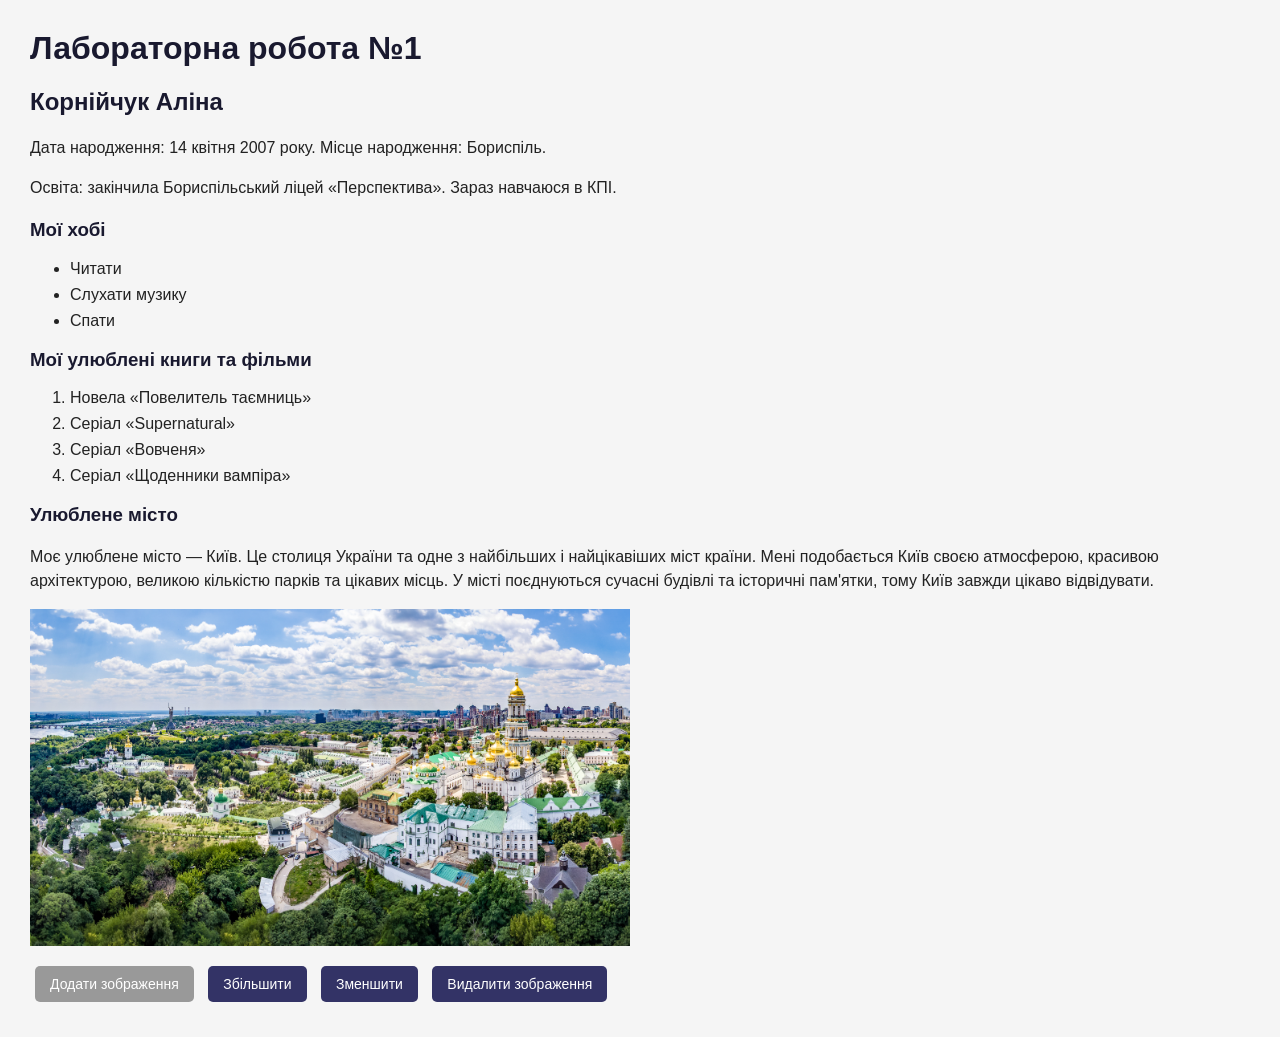
<file: lab4/index.html>
<!DOCTYPE html>
<html lang="uk">
<head>
    <meta charset="UTF-8">

    <meta name="keywords" content="Корнійчук Аліна, ІА-44, HTML, лабораторна робота">
    <meta name="description" content="Особиста WEB-сторінка Корнійчук Аліни, студентки групи ІА-44">

    <title>Корнійчук Аліна, ІА-44, Лабораторна робота №4, варіант 9</title>

    <link rel="stylesheet" href="style.css">
    <script src="script.js" defer></script>
</head>

<body>

    <h1>Лабораторна робота №1</h1>

    <h2>Корнійчук Аліна</h2>

    <p>
        Дата народження: 14 квітня 2007 року.
        Місце народження: Бориспіль.
    </p>

    <p>
        Освіта: закінчила Бориспільський ліцей «Перспектива».
        Зараз навчаюся в КПІ.
    </p>

    <h3>Мої хобі</h3>

    <ul>
        <li>Читати</li>
        <li>Слухати музику</li>
        <li>Спати</li>
    </ul>

    <h3>Мої улюблені книги та фільми</h3>

    <ol>
        <li id="firstElement">Новела «Повелитель таємниць»</li>
        <li class="secondElement">Серіал «Supernatural»</li>
        <li>Серіал «Вовченя»</li>
        <li>Серіал «Щоденники вампіра»</li>
    </ol>

    <h3>Улюблене місто</h3>

    <p>
        Моє улюблене місто — Київ. Це столиця України та одне з найбільших
        і найцікавіших міст країни. Мені подобається Київ своєю атмосферою,
        красивою архітектурою, великою кількістю парків та цікавих місць.
        У місті поєднуються сучасні будівлі та історичні пам'ятки, тому
        Київ завжди цікаво відвідувати.
    </p>

    <div id="imageContainer">
        <a href="https://kyivcity.gov.ua/" target="_blank">
            <img id="cityImage" src="Kyiv.jpg" alt="Київ">
        </a>
    </div>

    <div class="image-buttons">
        <button id="addImage">Додати зображення</button>
        <button id="increaseImage">Збільшити</button>
        <button id="decreaseImage">Зменшити</button>
        <button id="deleteImage">Видалити зображення</button>
    </div>

</body>
</html>
</file>
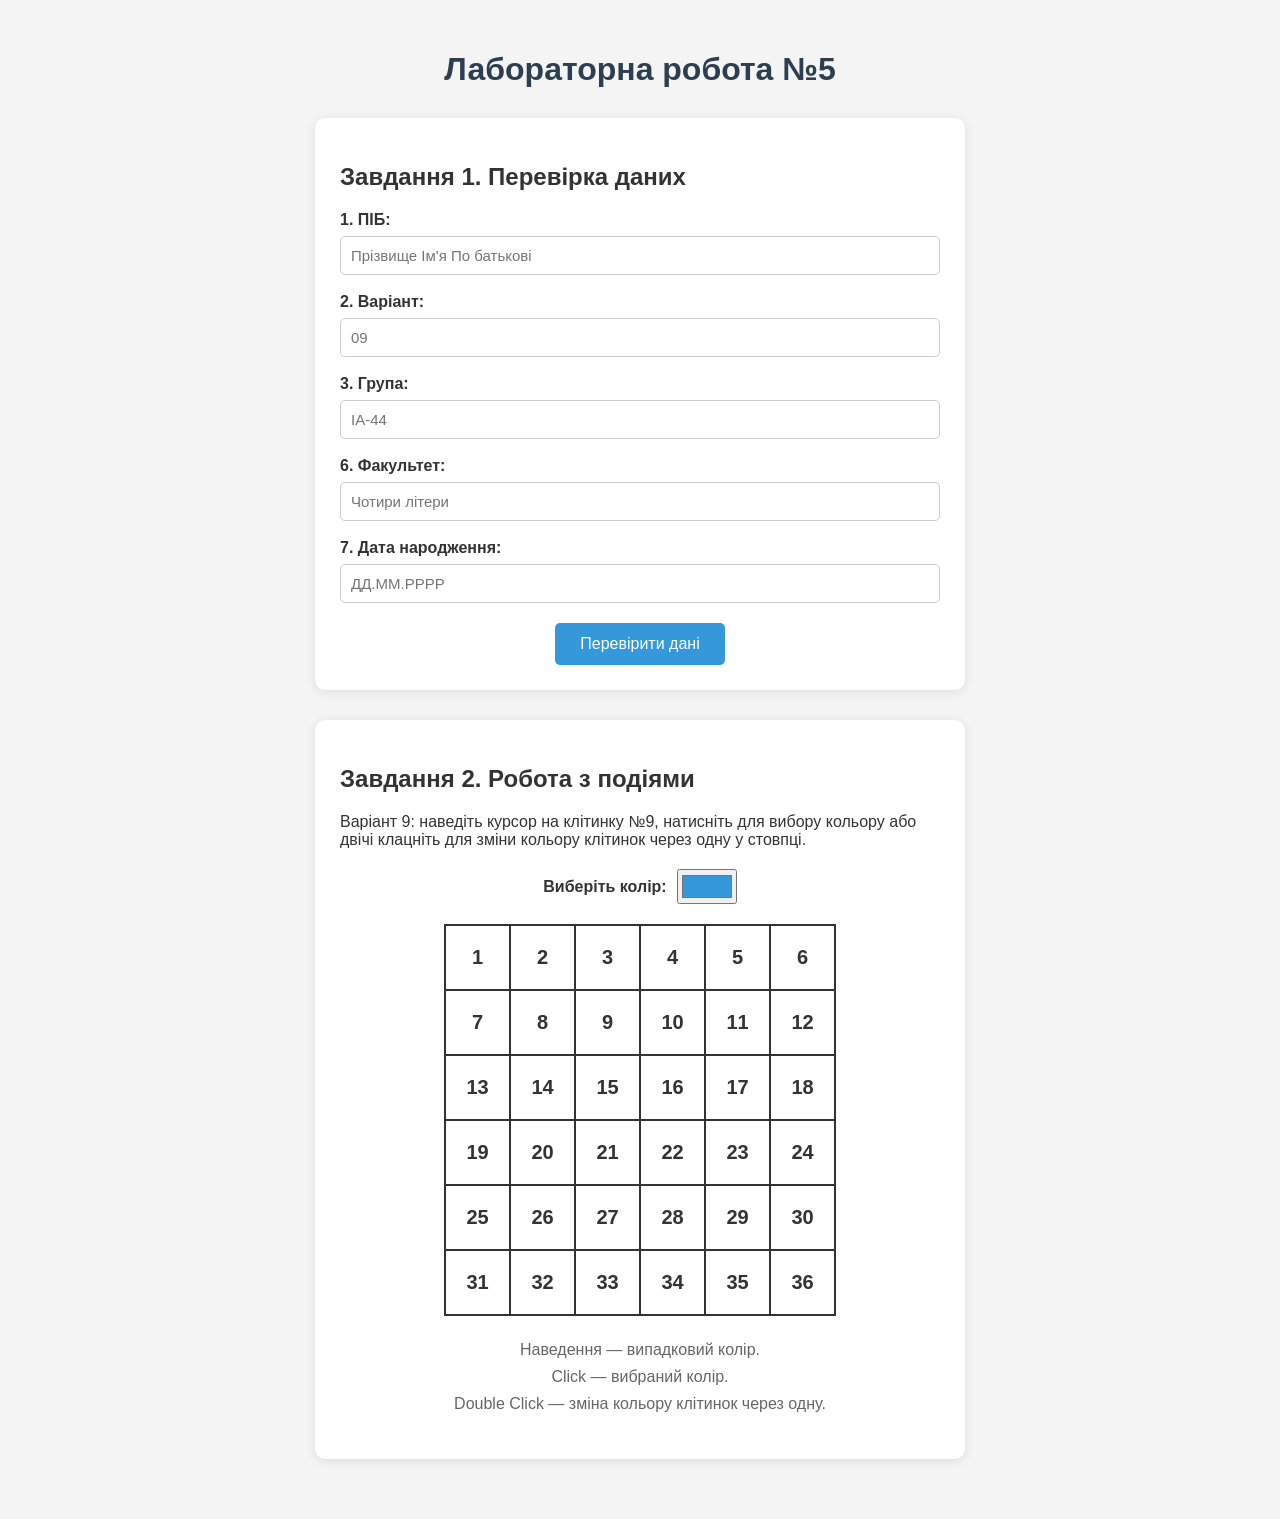
<file: laba5/index.html>
<!DOCTYPE html>
<html lang="uk">
<head>
    <meta charset="UTF-8">
    <meta name="viewport" content="width=device-width, initial-scale=1.0">
    <title>Корнійчук Аліна, ІА-44, Лабораторна робота №5, варіант 9</title>
    <link rel="stylesheet" href="style.css">
</head>
<body>

    <h1>Лабораторна робота №5</h1>

    <section class="form-section">
        <h2>Завдання 1. Перевірка даних</h2>

        <form id="userForm" novalidate>

            <div class="form-group">
                <label for="fullname">1. ПІБ:</label>
                <input type="text" id="fullname" placeholder="Прізвище Ім'я По батькові">
                <span class="error"></span>
            </div>

            <div class="form-group">
                <label for="variant">2. Варіант:</label>
                <input type="text" id="variant" placeholder="09">
                <span class="error"></span>
            </div>

            <div class="form-group">
                <label for="group">3. Група:</label>
                <input type="text" id="group" placeholder="ІА-44">
                <span class="error"></span>
            </div>

            <div class="form-group">
                <label for="faculty">6. Факультет:</label>
                <input type="text" id="faculty" placeholder="Чотири літери">
                <span class="error"></span>
            </div>

            <div class="form-group">
                <label for="birthdate">7. Дата народження:</label>
                <input type="text" id="birthdate" placeholder="ДД.ММ.РРРР">
                <span class="error"></span>
            </div>

            <button type="submit">Перевірити дані</button>
        </form>
    </section>

    <section class="table-section">
        <h2>Завдання 2. Робота з подіями</h2>

        <p>
            Варіант 9: наведіть курсор на клітинку №9,
            натисніть для вибору кольору або двічі клацніть
            для зміни кольору клітинок через одну у стовпці.
        </p>

        <div class="color-picker">
            <label for="colorPicker">Виберіть колір:</label>
            <input type="color" id="colorPicker" value="#3498db">
        </div>

        <table id="gameTable"></table>

        <p class="hint">
            Наведення — випадковий колір.
            <br>
            Click — вибраний колір.
            <br>
            Double Click — зміна кольору клітинок через одну.
        </p>
    </section>

    <script src="script.js"></script>
</body>
</html>
</file>
<file: lab4/style.css>
body {
    font-family: Arial, sans-serif;
    margin: 30px;
    background-color: #f5f5f5;
    color: #222222;
}

h1, h2, h3 {
    color: #19192f;
}

p {
    font-size: 16px;
    line-height: 1.5;
}

li {
    font-size: 16px;
    margin: 8px 0;
}

.changed {
    background-color: #54e611;
    color: rgb(255, 215, 18);
    padding: 8px;
    border-radius: 5px;
}

#cityImage {
    width: 600px;
    max-width: 100%;
    height: auto;
    display: block;
    margin-top: 15px;
}

.image-buttons {
    margin-top: 15px;
}

button {
    padding: 10px 15px;
    margin: 5px;
    border: none;
    border-radius: 5px;
    background-color: #333366;
    color: white;
    cursor: pointer;
    font-size: 14px;
}

button:hover {
    background-color: #555599;
}

button:disabled {
    background-color: #999999;
    cursor: not-allowed;
}
</file>
<file: laba5/style.css>
* {
    box-sizing: border-box;
}

body {
    font-family: Arial, sans-serif;
    background-color: #f4f4f4;
    margin: 0;
    padding: 30px;
    color: #333;
}

h1 {
    text-align: center;
}

h1 {
    color: #2c3e50;
}

.form-section,
.table-section {
    max-width: 650px;
    margin: 30px auto;
    padding: 25px;
    background-color: white;
    border-radius: 10px;
    box-shadow: 0 2px 10px rgba(0, 0, 0, 0.1);
}

.form-group {
    margin-bottom: 18px;
}

label {
    display: block;
    margin-bottom: 7px;
    font-weight: bold;
}

input[type="text"] {
    width: 100%;
    padding: 10px;
    border: 1px solid #ccc;
    border-radius: 5px;
    font-size: 15px;
}

input.invalid {
    border: 2px solid red;
    background-color: #ffe6e6;
}

input.valid {
    border: 2px solid green;
}

.error {
    display: block;
    color: red;
    font-size: 13px;
    margin-top: 5px;
}

button {
    display: block;
    margin: 20px auto 0;
    padding: 12px 25px;
    background-color: #3498db;
    color: white;
    border: none;
    border-radius: 5px;
    cursor: pointer;
    font-size: 16px;
}

button:hover {
    background-color: #217dbb;
}

.color-picker {
    display: flex;
    align-items: center;
    justify-content: center;
    gap: 10px;
    margin: 20px;
}

.color-picker label {
    margin: 0;
}

input[type="color"] {
    width: 60px;
    height: 35px;
    cursor: pointer;
}

table {
    border-collapse: collapse;
    margin: 20px auto;
}

td {
    width: 65px;
    height: 65px;
    border: 2px solid #333;
    text-align: center;
    font-size: 20px;
    font-weight: bold;
    cursor: pointer;
    background-color: white;
    transition: background-color 0.2s;
}

.hint {
    text-align: center;
    line-height: 1.7;
    color: #666;
}
</file>
